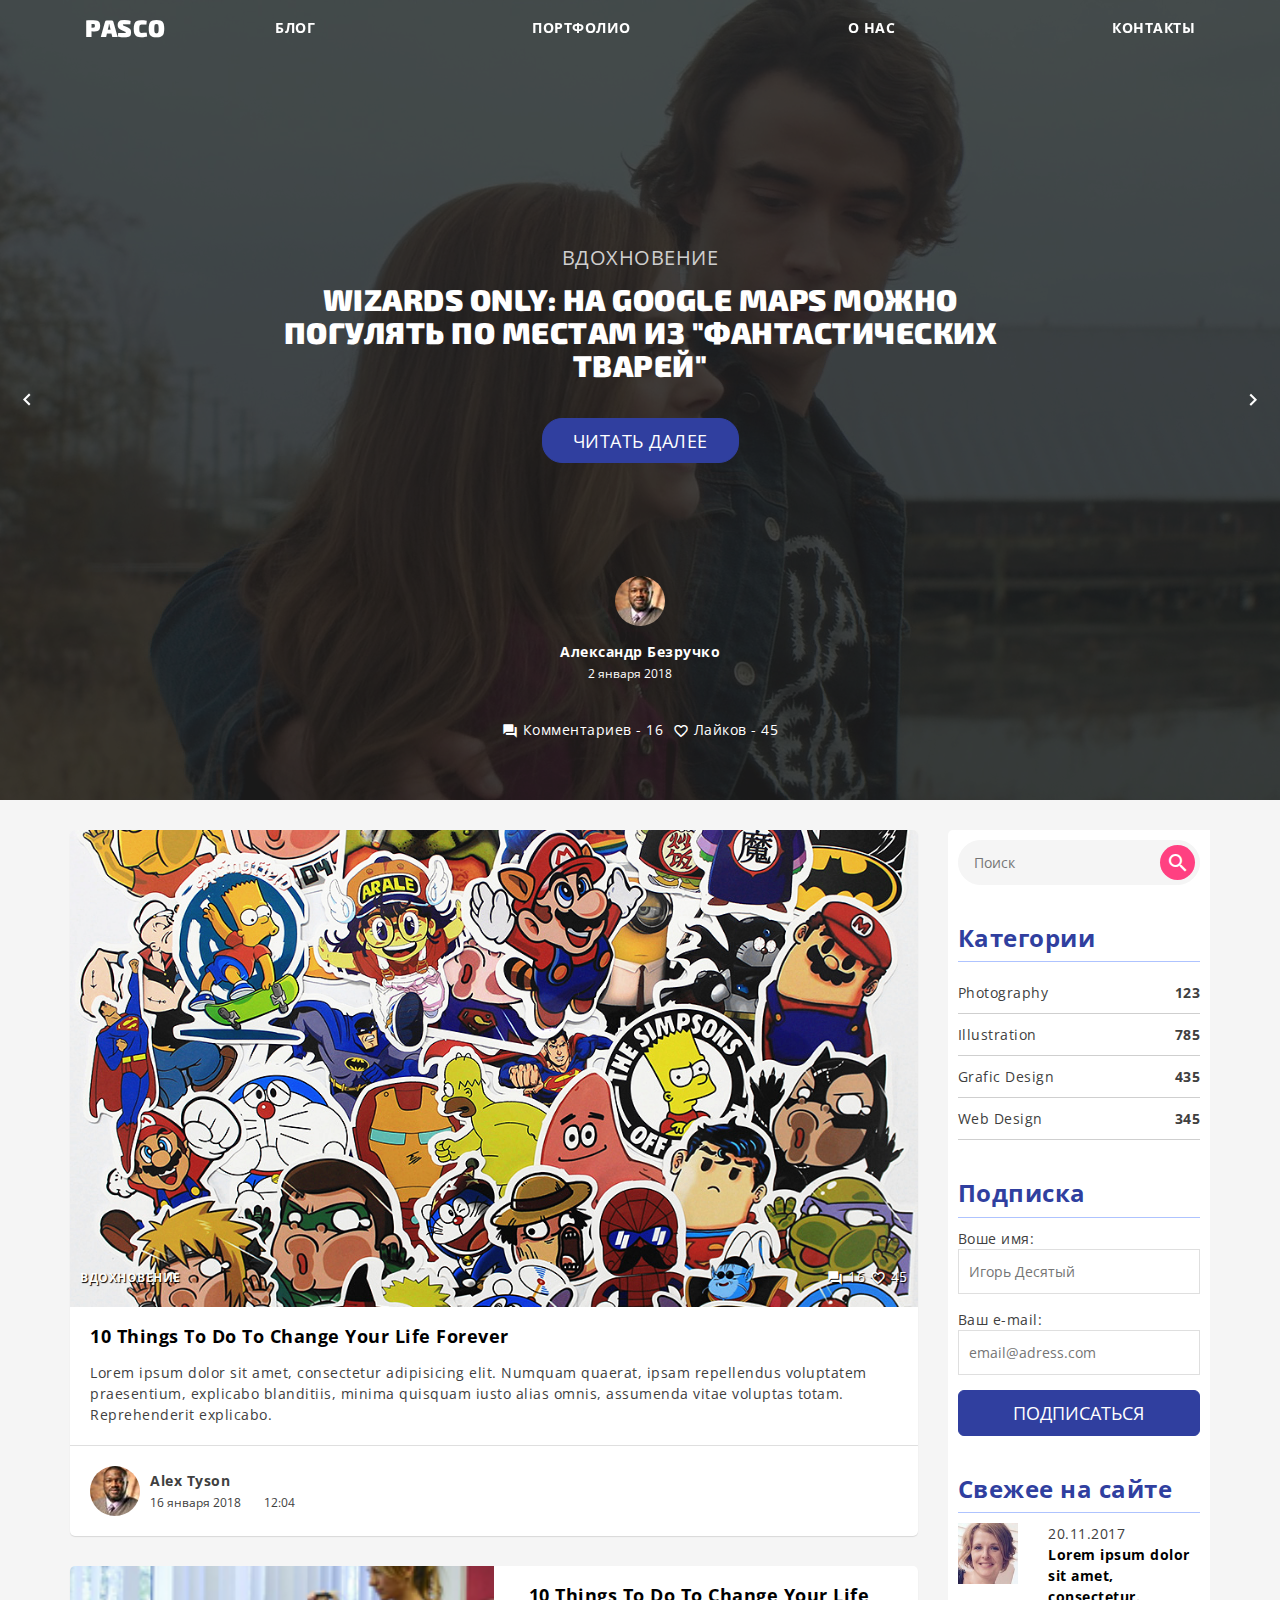
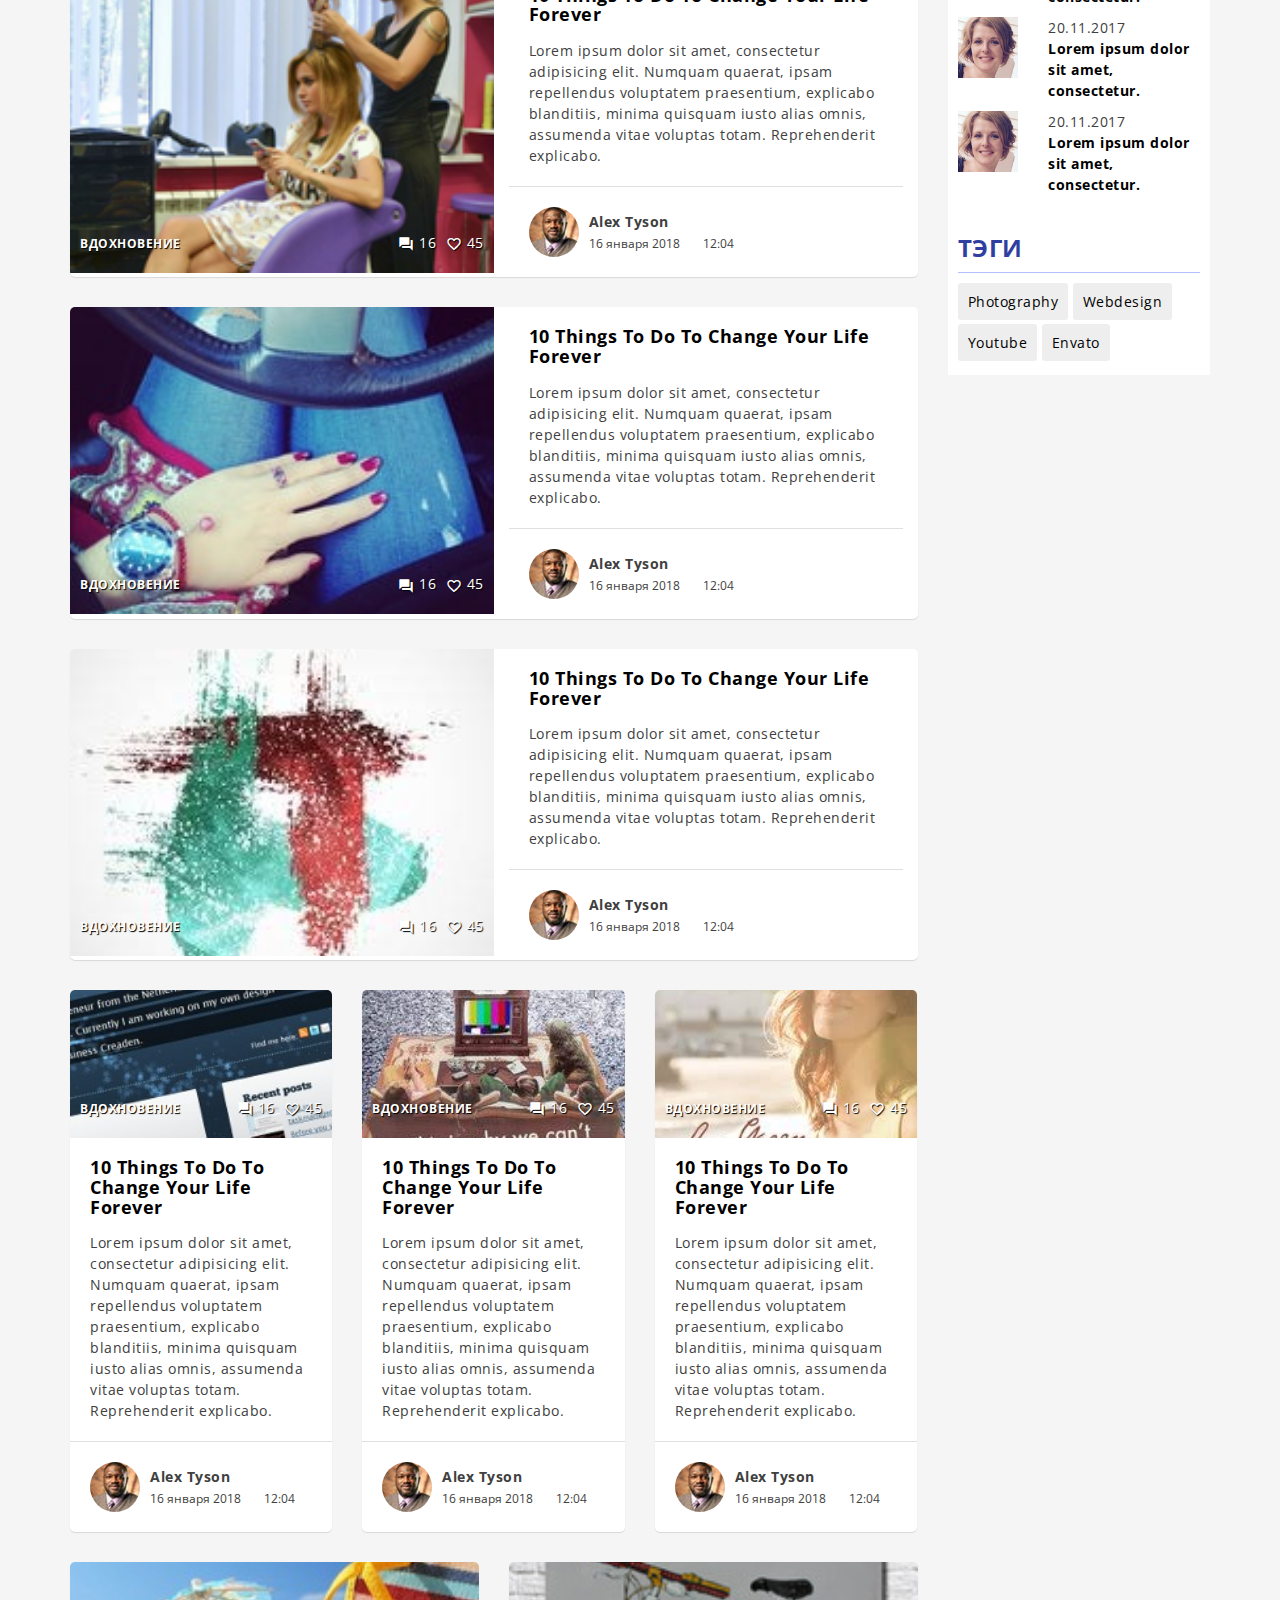
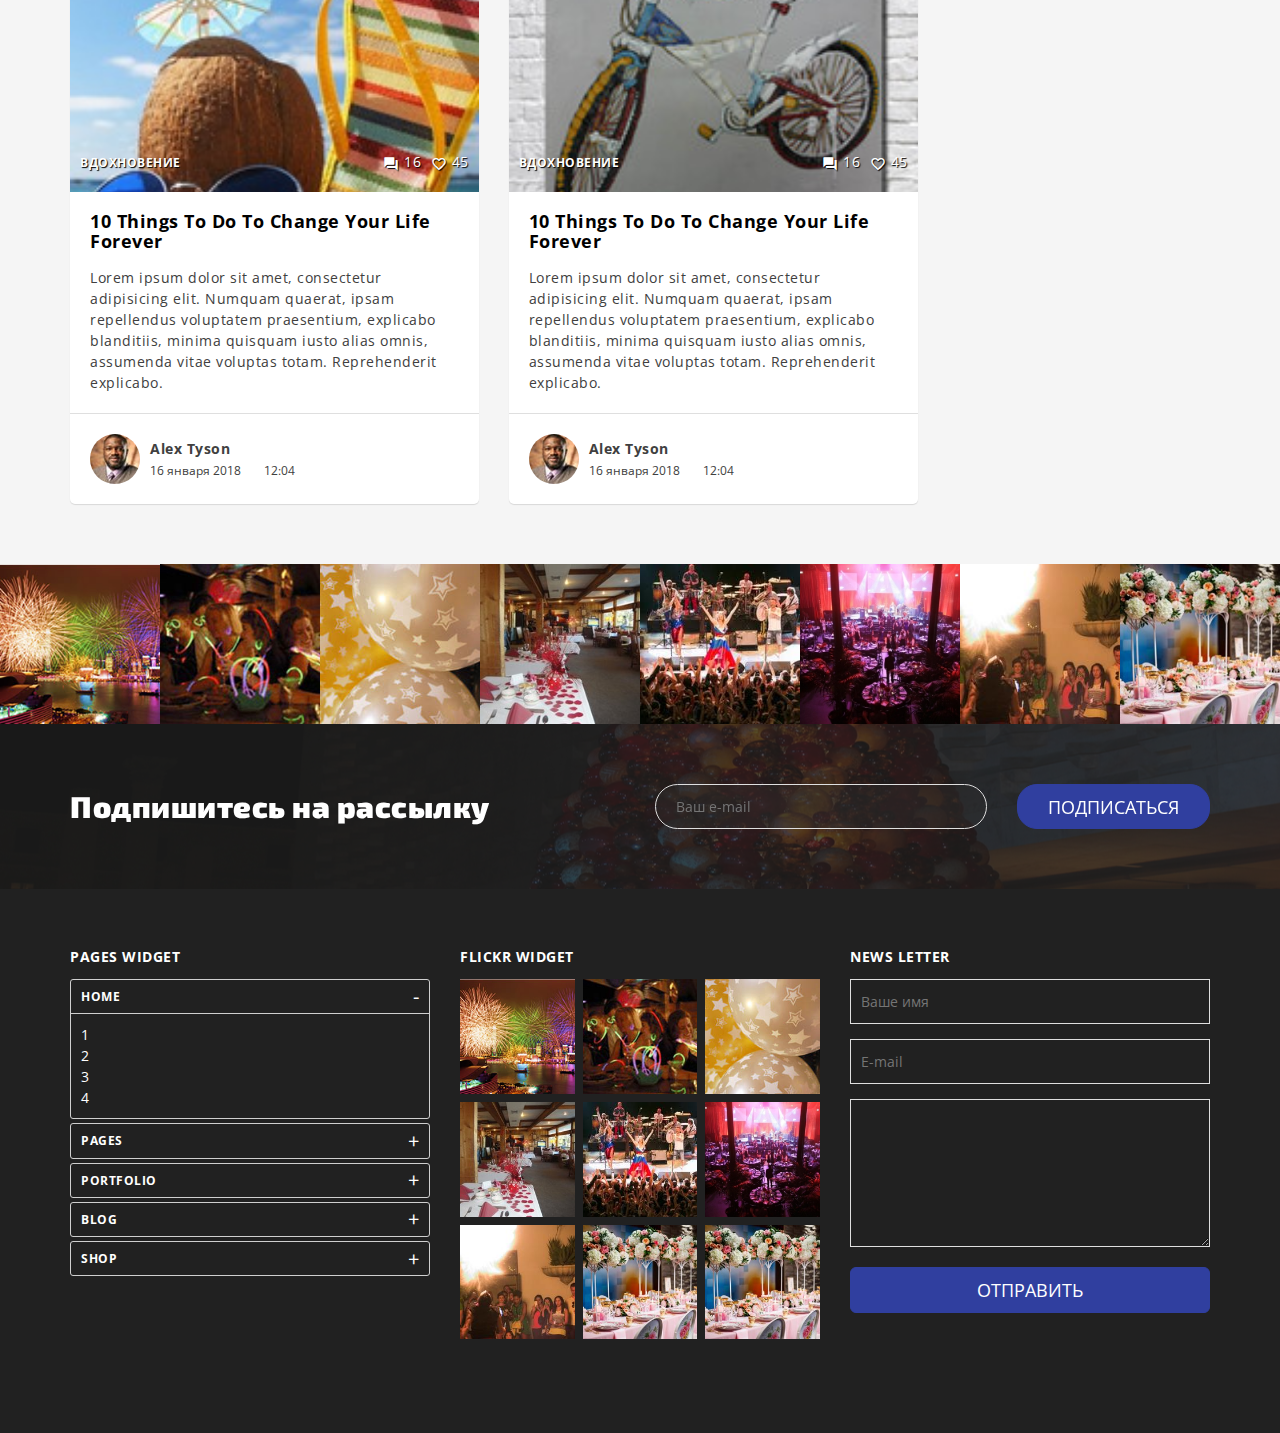
<file: index.html>
<!DOCTYPE html>
<html lang="ru_RU">
<head>
	<meta charset="UTF-8">
	<meta name="viewport" content="width=device-width, initial-scale=1.0">
	<title>Курс WP expert</title>
	<meta name="title" content="Заголовок для робота">
	<meta name="description" content="Описание веб-сайта">

	<link href="https://maxcdn.bootstrapcdn.com/bootstrap/3.3.7/css/bootstrap.min.css" rel="stylesheet" integrity="sha384-BVYiiSIFeK1dGmJRAkycuHAHRg32OmUcww7on3RYdg4Va+PmSTsz/K68vbdEjh4u" crossorigin="anonymous">
<!--	<link rel="stylesheet" href="https://cdnjs.cloudflare.com/ajax/libs/normalize/7.0.0/normalize.min.css">-->
	<link rel="stylesheet" href="css/slick.css">
	<link rel="stylesheet" href="css/style.css">	
</head>
<body>
	<header>
		<div class="container">
			<div class="col-xs-9 col-sm-10 col-md-2">
				<h1 class="logo">PASCO</h1>
			</div>
			<div class="hidden-xs hidden-sm col-md-10">
				<nav class="text-uppercase">
					<ul>
						<li><a href="#">Блог</a></li>
						<li><a href="#">Портфолио</a></li>
						<li><a href="#">О нас</a></li>
						<li><a href="#">Контакты</a></li>
					</ul>
				</nav>
			</div>
			<div class="col-xs-3 col-sm-2 hidden-md hidden-lg">
				<div class="toggler text-right">
					<i class="material-icons">menu</i>
				</div>
			</div>
		</div>
	</header>
	
	<div class="mobile-nav">
		<div class="nav-close"><i class="material-icons">close</i></div>
		<nav class="text-uppercase">
			<ul>
				<li><a href="#">Блог</a></li>
				<li><a href="#">Портфолио</a></li>
				<li><a href="#">О нас</a></li>
				<li><a href="#">Контакты</a></li>
			</ul>
		</nav>
	</div>
	
	<div class="slider">
		<div>
			<div class="slide">
				<div class="slide-background" style="background: url(img/header.png) 50% 50% / cover no-repeat;"></div>
				<div class="container post-entry text-center">
					<div class="row">
						<div class="col-md-8 col-md-offset-2">
							<p class="subtitle text-uppercase light-gray">Вдохновение</p>
							<h2 class="title text-uppercase">Wizards only: На Google Maps можно погулять по местам из "Фантастических тварей"</h2><br>
							<p><a href="page.html" class="btn btn-primary btn-lg btn-rounded">Читать далее</a></p>
						</div>
					</div>
				</div>
				<div class="post-author text-center">
					<p><img src="img/author.jpg" alt="Автор" width="50" height="50" class="img-circle"></p>
					<p><strong>Александр Безручко</strong>
					<br>
					<small class="gray"><nobr class="date">2 января 2018</nobr></small></p>
					<br>
					<p class="icons">
						<nobr style="margin-right: 5px"><i class="material-icons">forum</i>Комментариев - 16</nobr>
						<nobr><i class="material-icons">favorite_border</i>Лайков - 45</nobr>
					</p>
				</div>
			</div>
		</div>
		<div>
			<div class="slide">
				<div class="slide-background" style="background: url(img/header.png) 50% 50% / cover no-repeat;"></div>
				<div class="container post-entry text-center">
					<div class="row">
						<div class="col-md-8 col-md-offset-2">
							<p class="subtitle text-uppercase light-gray">Вдохновение</p>
							<h2 class="title text-uppercase">Wizards only: На Google Maps можно погулять по местам из "Фантастических тварей"</h2><br>
							<p><a href="page.html" class="btn btn-primary btn-lg btn-rounded">Читать далее</a></p>
						</div>
					</div>
				</div>
				<div class="post-author text-center">
					<p><img src="img/author.jpg" alt="Автор" width="50" height="50" class="img-circle"></p>
					<p><strong>Александр Безручко</strong>
					<br>
					<small class="gray"><nobr class="date">2 января 2018</nobr></small></p>
					<br>
					<p class="icons">
						<nobr style="margin-right: 5px"><i class="material-icons">forum</i>Комментариев - 16</nobr>
						<nobr><i class="material-icons">favorite_border</i>Лайков - 45</nobr>
					</p>
				</div>
			</div>
		</div>
		<div>
			<div class="slide">
				<div class="slide-background" style="background: url(img/header.png) 50% 50% / cover no-repeat;"></div>
				<div class="container post-entry text-center">
					<div class="row">
						<div class="col-md-8 col-md-offset-2">
							<p class="subtitle text-uppercase light-gray">Вдохновение</p>
							<h2 class="title text-uppercase">Wizards only: На Google Maps можно погулять по местам из "Фантастических тварей"</h2><br>
							<p><a href="page.html" class="btn btn-primary btn-lg btn-rounded">Читать далее</a></p>
						</div>
					</div>
				</div>
				<div class="post-author text-center">
					<p><img src="img/author.jpg" alt="Автор" width="50" height="50" class="img-circle"></p>
					<p><strong>Александр Безручко</strong>
					<br>
					<small class="gray"><nobr class="date">2 января 2018</nobr></small></p>
					<br>
					<p class="icons">
						<nobr style="margin-right: 5px"><i class="material-icons">forum</i>Комментариев - 16</nobr>
						<nobr><i class="material-icons">favorite_border</i>Лайков - 45</nobr>
					</p>
				</div>
			</div>
		</div>
	</div>
	
	<div class="blog">
		<div class="container">
			<div class="row">
				<div class="col-md-9">
					<main>
						<div class="blog-item">
							<div class="blog-item--thumbnail">
								<a href="#" class="blog-item--link" style="background: url(img/content.jpg) 50% 50% / cover no-repeat;"></a>
								<a href="#category" class="blog-item--category text-uppercase">Вдохновение</a>
								<div class="icons">
									<nobr style="margin-right: 5x"><i class="material-icons">forum</i>16</nobr>
									<nobr><i class="material-icons">favorite_border</i>45</nobr>
								</div>
							</div>
							<div class="blog-item--preview">
								<h4><a href="#">10 Things To Do To Change Your Life Forever</a></h4>
								<p>Lorem ipsum dolor sit amet, consectetur adipisicing elit. Numquam quaerat, ipsam repellendus voluptatem praesentium, explicabo blanditiis, minima quisquam iusto alias omnis, assumenda vitae voluptas totam. Reprehenderit explicabo.</p>
							</div>
							<div class="blog-item--author">
								<div class="author-preview">
									<div class="avatar">
										<img class="img-circle" src="img/author.jpg" alt="author" width="50" height="50">
									</div>
									<div class="post-author--info">
										<p><strong>Alex Tyson</strong>
										<br>
										<small class="gray"><nobr class="date">16 января 2018</nobr> 12:04</small></p>
									</div>
								</div>
							</div>
						</div>
						<div class="blog-item">
							<div class="blog-item--thumbnail blog-item--padding col-sm-6">
								<a href="#" class="blog-item--link" style="background: url(img/content1.png) 50% 50% / cover no-repeat;"></a>
								<a href="#category" class="blog-item--category text-uppercase">Вдохновение</a>
								<div class="icons">
									<nobr style="margin-right: 5px"><i class="material-icons">forum</i>16</nobr>
									<nobr><i class="material-icons">favorite_border</i>45</nobr>
								</div>
							</div>
							<div class="col-sm-6">
								<div class="blog-item--preview">
									<h4><a href="#">10 Things To Do To Change Your Life Forever</a></h4>
									<p>Lorem ipsum dolor sit amet, consectetur adipisicing elit. Numquam quaerat, ipsam repellendus voluptatem praesentium, explicabo blanditiis, minima quisquam iusto alias omnis, assumenda vitae voluptas totam. Reprehenderit explicabo.</p>
								</div>
								<div class="blog-item--author">
									<div class="author-preview">
										<div class="avatar">
											<img class="img-circle" src="img/author.jpg" alt="author" width="50" height="50">
										</div>
										<div class="post-author--info">
											<p><strong>Alex Tyson</strong>
											<br>
											<small class="gray"><nobr class="date">16 января 2018</nobr> 12:04</small></p>
										</div>
									</div>
								</div>
							</div>
						</div>
						<div class="blog-item">
							<div class="blog-item--thumbnail blog-item--padding col-sm-6">
								<a href="#" class="blog-item--link" style="background: url(img/content2.jpg) 50% 50% / cover no-repeat;"></a>
								<a href="#category" class="blog-item--category text-uppercase">Вдохновение</a>
								<div class="icons">
									<nobr style="margin-right: 5px"><i class="material-icons">forum</i>16</nobr>
									<nobr><i class="material-icons">favorite_border</i>45</nobr>
								</div>
							</div>
							<div class="col-sm-6">
								<div class="blog-item--preview">
									<h4><a href="#">10 Things To Do To Change Your Life Forever</a></h4>
									<p>Lorem ipsum dolor sit amet, consectetur adipisicing elit. Numquam quaerat, ipsam repellendus voluptatem praesentium, explicabo blanditiis, minima quisquam iusto alias omnis, assumenda vitae voluptas totam. Reprehenderit explicabo.</p>
								</div>
								<div class="blog-item--author">
									<div class="author-preview">
										<div class="avatar">
											<img class="img-circle" src="img/author.jpg" alt="author" width="50" height="50">
										</div>
										<div class="post-author--info">
											<p><strong>Alex Tyson</strong>
											<br>
											<small class="gray"><nobr class="date">16 января 2018</nobr> 12:04</small></p>
										</div>
									</div>
								</div>
							</div>
						</div>
						<div class="blog-item">
							<div class="blog-item--thumbnail blog-item--padding col-sm-6">
								<a href="#" class="blog-item--link" style="background: url(img/content3.jpg) 50% 50% / cover no-repeat;"></a>
								<a href="#category" class="blog-item--category text-uppercase">Вдохновение</a>
								<div class="icons">
									<nobr style="margin-right: 5px"><i class="material-icons">forum</i>16</nobr>
									<nobr><i class="material-icons">favorite_border</i>45</nobr>
								</div>
							</div>
							<div class="col-sm-6">
								<div class="blog-item--preview">
									<h4><a href="#">10 Things To Do To Change Your Life Forever</a></h4>
									<p>Lorem ipsum dolor sit amet, consectetur adipisicing elit. Numquam quaerat, ipsam repellendus voluptatem praesentium, explicabo blanditiis, minima quisquam iusto alias omnis, assumenda vitae voluptas totam. Reprehenderit explicabo.</p>
								</div>
								<div class="blog-item--author">
									<div class="author-preview">
										<div class="avatar">
											<img class="img-circle" src="img/author.jpg" alt="author" width="50" height="50">
										</div>
										<div class="post-author--info">
											<p><strong>Alex Tyson</strong>
											<br>
											<small class="gray"><nobr class="date">16 января 2018</nobr> 12:04</small></p>
										</div>
									</div>
								</div>
							</div>
						</div>
						
						<div class="row">
							<div class="col-sm-6 col-md-4">
								<div class="blog-item">
									<div class="blog-item--thumbnail">
										<a href="#" class="blog-item--link" style="background: url(img/content4.jpg) 50% 50% / cover no-repeat;"></a>
								<a href="#category" class="blog-item--category text-uppercase">Вдохновение</a>
								<div class="icons">
									<nobr style="margin-right: 5px"><i class="material-icons">forum</i>16</nobr>
									<nobr><i class="material-icons">favorite_border</i>45</nobr>
								</div>
									</div>
									<div class="blog-item--preview">
										<h4><a href="#">10 Things To Do To Change Your Life Forever</a></h4>
										<p>Lorem ipsum dolor sit amet, consectetur adipisicing elit. Numquam quaerat, ipsam repellendus voluptatem praesentium, explicabo blanditiis, minima quisquam iusto alias omnis, assumenda vitae voluptas totam. Reprehenderit explicabo.</p>
									</div>
									<div class="blog-item--author">
										<div class="author-preview">
											<div class="avatar">
												<img class="img-circle" src="img/author.jpg" alt="author" width="50" height="50">
											</div>
											<div class="post-author--info">
												<p><strong>Alex Tyson</strong>
												<br>
												<small class="gray"><nobr class="date">16 января 2018</nobr> 12:04</small></p>
											</div>
										</div>
									</div>
								</div>
							</div>
							<div class="col-sm-6 col-md-4">
								<div class="blog-item">
									<div class="blog-item--thumbnail">
										<a href="#" class="blog-item--link" style="background: url(img/content5.jpg) 50% 50% / cover no-repeat;"></a>
								<a href="#category" class="blog-item--category text-uppercase">Вдохновение</a>
								<div class="icons">
									<nobr style="margin-right: 5px"><i class="material-icons">forum</i>16</nobr>
									<nobr><i class="material-icons">favorite_border</i>45</nobr>
								</div>
									</div>
									<div class="blog-item--preview">
										<h4><a href="#">10 Things To Do To Change Your Life Forever</a></h4>
										<p>Lorem ipsum dolor sit amet, consectetur adipisicing elit. Numquam quaerat, ipsam repellendus voluptatem praesentium, explicabo blanditiis, minima quisquam iusto alias omnis, assumenda vitae voluptas totam. Reprehenderit explicabo.</p>
									</div>
									<div class="blog-item--author">
										<div class="author-preview">
											<div class="avatar">
												<img class="img-circle" src="img/author.jpg" alt="author" width="50" height="50">
											</div>
											<div class="post-author--info">
												<p><strong>Alex Tyson</strong>
												<br>
												<small class="gray"><nobr class="date">16 января 2018</nobr> 12:04</small></p>
											</div>
										</div>
									</div>
								</div>
							</div>
							<div class="hidden-xs col-sm-6 col-md-4">
								<div class="blog-item">
									<div class="blog-item--thumbnail">
										<a href="#" class="blog-item--link" style="background: url(img/content6.jpg) 50% 50% / cover no-repeat;"></a>
								<a href="#category" class="blog-item--category text-uppercase">Вдохновение</a>
								<div class="icons">
									<nobr style="margin-right: 5px"><i class="material-icons">forum</i>16</nobr>
									<nobr><i class="material-icons">favorite_border</i>45</nobr>
								</div>
									</div>
									<div class="blog-item--preview">
										<h4><a href="#">10 Things To Do To Change Your Life Forever</a></h4>
										<p>Lorem ipsum dolor sit amet, consectetur adipisicing elit. Numquam quaerat, ipsam repellendus voluptatem praesentium, explicabo blanditiis, minima quisquam iusto alias omnis, assumenda vitae voluptas totam. Reprehenderit explicabo.</p>
									</div>
									<div class="blog-item--author">
										<div class="author-preview">
											<div class="avatar">
												<img class="img-circle" src="img/author.jpg" alt="author" width="50" height="50">
											</div>
											<div class="post-author--info">
												<p><strong>Alex Tyson</strong>
												<br>
												<small class="gray"><nobr class="date">16 января 2018</nobr> 12:04</small></p>
											</div>
										</div>
									</div>
								</div>
							</div>
						</div>
						
						<div class="row">
							<div class="col-sm-6">
								<div class="blog-item">
									<div class="blog-item--thumbnail">
										<a href="#" class="blog-item--link" style="background: url(img/content7.jpg) 50% 50% / cover no-repeat;"></a>
								<a href="#category" class="blog-item--category text-uppercase">Вдохновение</a>
								<div class="icons">
									<nobr style="margin-right: 5px"><i class="material-icons">forum</i>16</nobr>
									<nobr><i class="material-icons">favorite_border</i>45</nobr>
								</div>
									</div>
									<div class="blog-item--preview">
										<h4><a href="#">10 Things To Do To Change Your Life Forever</a></h4>
										<p>Lorem ipsum dolor sit amet, consectetur adipisicing elit. Numquam quaerat, ipsam repellendus voluptatem praesentium, explicabo blanditiis, minima quisquam iusto alias omnis, assumenda vitae voluptas totam. Reprehenderit explicabo.</p>
									</div>
									<div class="blog-item--author">
										<div class="author-preview">
											<div class="avatar">
												<img class="img-circle" src="img/author.jpg" alt="author" width="50" height="50">
											</div>
											<div class="post-author--info">
												<p><strong>Alex Tyson</strong>
												<br>
												<small class="gray"><nobr class="date">16 января 2018</nobr> 12:04</small></p>
											</div>
										</div>
									</div>
								</div>
							</div>
							<div class="col-sm-6">
								<div class="blog-item">
									<div class="blog-item--thumbnail">
										<a href="#" class="blog-item--link" style="background: url(img/content8.jpg) 50% 50% / cover no-repeat;"></a>
								<a href="#category" class="blog-item--category text-uppercase">Вдохновение</a>
								<div class="icons">
									<nobr style="margin-right: 5px"><i class="material-icons">forum</i>16</nobr>
									<nobr><i class="material-icons">favorite_border</i>45</nobr>
								</div>
									</div>
									<div class="blog-item--preview">
										<h4><a href="#">10 Things To Do To Change Your Life Forever</a></h4>
										<p>Lorem ipsum dolor sit amet, consectetur adipisicing elit. Numquam quaerat, ipsam repellendus voluptatem praesentium, explicabo blanditiis, minima quisquam iusto alias omnis, assumenda vitae voluptas totam. Reprehenderit explicabo.</p>
									</div>
									<div class="blog-item--author">
										<div class="author-preview">
											<div class="avatar">
												<img class="img-circle" src="img/author.jpg" alt="author" width="50" height="50">
											</div>
											<div class="post-author--info">
												<p><strong>Alex Tyson</strong>
												<br>
												<small class="gray"><nobr class="date">16 января 2018</nobr> 12:04</small></p>
											</div>
										</div>
									</div>
								</div>
							</div>
						</div>
					</main>
				</div>
				<div class="hidden-xs hidden-sm col-md-3">
					<aside>
						<div class="search">
							<form action="#">
								<input type="search" name="search" placeholder="Поиск">
								<button class="btn-search" type="submit"><i class="material-icons">search</i></button>
							</form>
						</div>
						
						<div class="categories">
							<h3 class="aside-title">Категории</h3>
							<ul>
								<li>Photography<span>123</span></li>
								<li>Illustration<span>785</span></li>
								<li>Grafic Design<span>435</span></li>
								<li>Web Design<span>345</span></li>
							</ul>
						</div>
						
						<div class="aside-subscribe">
							<h3 class="aside-title">Подписка</h3>
							<form action="#">
								<p>
									Воше имя:<br>
									<input type="text" name="name" placeholder="Игорь Десятый">
								</p>
								<p>
									Ваш e-mail:<br>
									<input type="email" name="email" placeholder="email@adress.com">
								</p>
								<p>
									<button class="btn btn-primary btn-lg btn-block" type="submit">Подписаться</button>
								</p>
							</form>
						</div>
						
						<div class="aside-recent">
							<h3 class="aside-title">Свежее на сайте</h3>
							<div class="recents">
								<div class="row">
									<div class="col-xs-4">
										<img src="img/face1.jpg" alt="">
									</div>
									<div class="col-xs-8">
										<div class="date">20.11.2017</div>
										<div><a href=""><strong>Lorem ipsum dolor sit amet, consectetur.</strong></a></div>
									</div>
								</div>
								<div class="row">
									<div class="col-xs-4">
										<img src="img/face1.jpg" alt="">
									</div>
									<div class="col-xs-8">
										<div class="date">20.11.2017</div>
										<div><a href=""><strong>Lorem ipsum dolor sit amet, consectetur.</strong></a></div>
									</div>
								</div>
								<div class="row">
									<div class="col-xs-4">
										<img src="img/face1.jpg" alt="">
									</div>
									<div class="col-xs-8">
										<div class="date">20.11.2017</div>
										<div><a href=""><strong>Lorem ipsum dolor sit amet, consectetur.</strong></a></div>
									</div>
								</div>
							</div>
						</div>
						
						<div class="tags">
							<h3 class="aside-title text-uppercase">Тэги</h3>
							<a href="#">Photography</a>
							<a href="#">Webdesign</a>
							<a href="#">Youtube</a>
							<a href="#">Envato</a>
						</div>
						
					</aside>
				</div>
			</div>
		</div>
	</div>
	
	<div class="carousel">
		<div>
			<div class="carousel-item" style="background: url(img/slick1.jpg) 50% 50% / cover no-repeat;"></div>
		</div>
		<div>
			<div class="carousel-item" style="background: url(img/slick2.jpg) 50% 50% / cover no-repeat;"></div>
		</div>
		<div>
			<div class="carousel-item" style="background: url(img/slick3.jpg) 50% 50% / cover no-repeat;"></div>
		</div>
		<div>
			<div class="carousel-item" style="background: url(img/slick4.jpg) 50% 50% / cover no-repeat;"></div>
		</div>
		<div>
			<div class="carousel-item" style="background: url(img/slick5.jpg) 50% 50% / cover no-repeat;"></div>
		</div>
		<div>
			<div class="carousel-item" style="background: url(img/slick6.jpg) 50% 50% / cover no-repeat;"></div>
		</div>
		<div>
			<div class="carousel-item" style="background: url(img/slick7.jpg) 50% 50% / cover no-repeat;"></div>
		</div>
		<div>
			<div class="carousel-item" style="background: url(img/slick8.jpg) 50% 50% / cover no-repeat;"></div>
		</div>
		<div>
			<div class="carousel-item" style="background: url(img/slick7.jpg) 50% 50% / cover no-repeat;"></div>
		</div>
		<div>
			<div class="carousel-item" style="background: url(img/slick8.jpg) 50% 50% / cover no-repeat;"></div>
		</div>
	</div>
	
	<div class="subscribe padding">
		<div class="container">
			<div class="row">
				<div class="col-md-6">
					<h2 class="subscribe-title">Подпишитесь на рассылку</h2>
				</div>
				<div class="col-md-6">
					<form action="#">
						<input class="subscribe-email" type="email" placeholder="Ваш e-mail" required>
						<input class="btn btn-primary btn-lg btn-rounded" type="submit" value="Подписаться">
					</form>
				</div>
			</div>
		</div>
	</div>
	
	<footer class="padding">
		<div class="container">
			<div class="row">
				<div class="footer-blocks col-sm-6 col-lg-4">
					<h5 class="text-uppercase">pages widget</h5>
					<ul class="accordeon">
						<li class="active">
							<h6 class="text-uppercase">home</h6>
							<ul style="display: block;">
								<li>1</li>
								<li>2</li>
								<li>3</li>
								<li>4</li>
							</ul>
						</li>
						<li>
							<h6 class="text-uppercase">pages</h6>
							<ul>
								<li>1</li>
								<li>2</li>
								<li>3</li>
								<li>4</li>
							</ul>
						</li>
						<li>
							<h6 class="text-uppercase">portfolio</h6>
							<ul>
								<li>1</li>
								<li>2</li>
								<li>3</li>
								<li>4</li>
							</ul>
						</li>
						<li>
							<h6 class="text-uppercase">blog</h6>
							<ul>
								<li>1</li>
								<li>2</li>
								<li>3</li>
								<li>4</li>
							</ul>
						</li>
						<li>
							<h6 class="text-uppercase">shop</h6>
							<ul>
								<li>1</li>
								<li>2</li>
								<li>3</li>
								<li>4</li>
							</ul>
						</li>
					</ul>
				</div>
				<div class="footer-blocks col-sm-6 col-lg-4">
					<h5 class="text-uppercase">flickr widget</h5>
					<div class="row flickr">
						<div class="col-xs-4">
							<div class="flickr-item" style="background: url(img/slick1.jpg) 50% 50% / cover no-repeat;"></div>
						</div>
						<div class="col-xs-4">
							<div class="flickr-item" style="background: url(img/slick2.jpg) 50% 50% / cover no-repeat;"></div>
						</div>
						<div class="col-xs-4">
							<div class="flickr-item" style="background: url(img/slick3.jpg) 50% 50% / cover no-repeat;"></div>
						</div>
						<div class="col-xs-4">
							<div class="flickr-item" style="background: url(img/slick4.jpg) 50% 50% / cover no-repeat;"></div>
						</div>
						<div class="col-xs-4">
							<div class="flickr-item" style="background: url(img/slick5.jpg) 50% 50% / cover no-repeat;"></div>
						</div>
						<div class="col-xs-4">
							<div class="flickr-item" style="background: url(img/slick6.jpg) 50% 50% / cover no-repeat;"></div>
						</div>
						<div class="col-xs-4">
							<div class="flickr-item" style="background: url(img/slick7.jpg) 50% 50% / cover no-repeat;"></div>
						</div>
						<div class="col-xs-4">
							<div class="flickr-item" style="background: url(img/slick8.jpg) 50% 50% / cover no-repeat;"></div>
						</div>
						<div class="col-xs-4">
							<div class="flickr-item" style="background: url(img/slick8.jpg) 50% 50% / cover no-repeat;"></div>
						</div>
					</div>
				</div>
				<div class="footer-blocks col-sm-6 col-lg-4">
					<h5 class="text-uppercase">news letter</h5>
					<form action="#">
						<p><input type="text" placeholder="Ваше имя"></p>
						<p><input type="email" placeholder="E-mail"></p>
						<p><textarea rows="6"></textarea></p>
						<p><button type="submit" class="btn btn-primary btn-block btn-lg">Отправить</button></p>
					</form>
				</div>
			</div>
		</div>
	</footer>
	
	<script src="js/jquery-3.2.1.min.js"></script>
	<script src="js/slick.min.js"></script>
	<script src="js/app.js"></script>
</body>
</html>
</file>
<file: css/style.css>
@import url('https://fonts.googleapis.com/css?family=Open+Sans:400,400i,700,700i&subset=cyrillic');
@import url('https://fonts.googleapis.com/css?family=Exo+2:900&subset=cyrillic');
@import url('https://fonts.googleapis.com/icon?family=Material+Icons');

/* ----- COMMON STYLE ----- */
body{
	color: #404040;
	background-color: #f5f5f5;
	font: 400 14px/1.5 'Open Sans', Arial, Helvetica, sans-serif;
	letter-spacing: .05rem;
	position: relative;
	overflow-x: hidden;
}

h1, h2, h3, h4, h5, h6{
	font-family: inherit;
	color: #000;
	font-weight: 700;
}

p, h1, h2, h3, h4, h5, h6{
	margin: 0 0 15px 0;
}

a, a:visited{
	color: #000;
}

a:hover{
	color: #303f9f;
	text-decoration: none;
}

p:last-child{
	margin-bottom: 0;
}

button, input, .slick-slide, textarea{
	outline: none;
}

textarea{
	padding: 10px;
	max-width: 100%;
	width: 100%;
	border: #dfdfdf solid 1px;
	outline: none;
}

[type="text"],
[type="search"],
[type="email"]{
	width: 100%;
	height: 45px;
	line-height: 45px;
	padding: 0 10px;
	border: #dfdfdf solid 1px;
	outline: none;
}

img{
	display: inline-block;
	vertical-align: middle;
	max-width: 100%;
}

small{
	letter-spacing: 0;
}
/* ----- COMMON STYLE END ----- */

header{
	position: absolute;
	left: 0;
	right: 0;
	top: 0;
	padding: 10px 0;
	z-index: 1000;
	color: #fff;
}

header a, header a:visited{
	color: #fff;
}

header a:hover{
	text-decoration: underline;
	color: inherit;
}

header .material-icons{
	line-height: 36px;
}

nav ul{
	list-style: none;
	margin: 0;
	padding: 0;
	display: flex;
	justify-content: space-between;
	font-weight: bold;
	line-height: 36px;
}

nav li:hover{
	color: #286090;
}

header nav ul{
	display: flex;
	justify-content: space-between;
	font-weight: bold;
	line-height: 36px;
}

.mobile-nav{
	width: 300px;
	position: fixed;
	left: -300px;
	top: 0;
	bottom: 0;
	background: #212121;
	color: #fff;
	z-index: 1001;
	font-size: 200%;
	font-weight: 700;
	display: flex;
	flex-direction: column;
	justify-content: flex-start;
	padding: 100px 30px 30px;
}

.mobile-nav ul{
	display: block;
}

.mobile-nav a, .mobile-nav a:visited{
	color: inherit;
}

.mobile-nav .nav-close{
	position: absolute;
	top: 30px;
	right: 30px;
	cursor: pointer;
}

.logo{
	margin-bottom: 0;
	font: 900 24px/36px 'Exo 2', sans-serif;
	color: inherit;
}

.toggler{
	cursor: pointer;
}

.toggler:hover, .mobile-nav .nav-close:hover{
	color: #286090;
}

.slider, .post-header{
	color: #fff;
}

.slide{
	height: 100vh;
	max-height: 800px;
	padding: 5rem 0;
	position: relative;
	display: flex;
	flex-direction: column;
	justify-content: center;
}

.slide .slide-background{
	position: absolute;
	left: 0;
	top: 0;
	right: 0;
	bottom: 0;
	z-index: -1;
}

.slide .slide-background::before{
	position: absolute;
	left: 0;
	right: 0;
	top: 0;
	bottom: 0;
	content: '';
	background-color: #212121;
	opacity: .77;
}

.slide .post-author{
	position: absolute;
	left: 15px;
	right: 15px;
	bottom: 60px;
}

.slide .post-author img{
	margin: 0 auto;
}

.slick-arrow{
	position: absolute;
	z-index: 100;
	top: 50%;
	cursor: pointer;
	margin-top: -12px;
}

.slick-arrow.slick-prev{
	left: 15px;
}

.slick-arrow.slick-next{
	right: 15px;
}

.slide .post-entry{
	margin-bottom: 90px
}

.title{
	font-family: 'Exo 2', sans-serif;
	font-weight: 900;
}

.slide .title{
	color: #fff;
}

.slide .subtitle{
	font-size: 20px;
	line-height: 1;
}

.light-gray{
	color: #cfcfcf;
}

.blue{
	color: #303f9f;
}

.btn{
	text-transform: uppercase;
	background-color: #303f9f;
	border-color: #303f9f;
	color: #fff !important;
}

.btn-rounded{
	height: 45px;
	line-height: 45px;
	padding: 0 30px;
	border-radius: 20px;
}

.blog, .page{
	padding: 30px 0;
	position: relative;
}

.blog-item{
	margin-bottom: 30px;
	border-radius: 5px;
	background-color: #fff;
	box-shadow: 0 1px 1px rgba(0, 0, 0, .12);
	overflow: hidden;
}

.blog-item--thumbnail{
	position: relative;
	padding-top: 56.25%;
	color: #fff;
}

.blog-item--padding{
	padding-top: 36.25%;
}

.blog-item--link{
	position: absolute;
	left: 0;
	right: 0;
	top: 0;
	bottom: 0;
	z-index: 1;
}

.blog-item--thumbnail .blog-item--category{
	position: absolute;
	left: 10px;
	bottom: 20px;
	z-index: 2;
	font-size: 12px;
	font-weight: 700;
	color: #fff;
	text-shadow: 1px 1px 1px #000;
}

.blog-item--thumbnail .icons{
	position: absolute;
	right: 10px;
	bottom: 20px;
	z-index: 3;
	text-shadow: 1px 1px 1px #000;
}

.icons .material-icons{
	margin-right: 5px;
	font-size: 16px;
	vertical-align: middle;
}

.blog-item--preview{
	padding: 20px;
	border-bottom: #dfdfdf solid 1px;
}

.blog-item--author{
	padding: 20px;
}

.date{
	margin-right: 20px;
}

.author-preview{
	display: flex;
	justify-content: flex-start;
}

.author-preview > div{
	display: flex;
	flex-direction: column;
	justify-content: center;
}

.avatar{
	margin-right: 10px;
	width: 50px;
}

/*
.blog-item--horizontal{
	position: relative;
	padding-left: 262px;
}
*/

.blog-item--horizontal .blog-item--thumbnail{
	position: absolute;
	left: 0;
	top: 0;
	bottom: 0;
	width: 262px;
	padding: 0;
}

.btn-search{
	height: 35px;
	width: 35px;
	background-color: #ff4081;
	border-radius: 50%;
	border: none;
}

.search form{
	position: relative;
}

.search .btn-search{
	position: absolute;
	right: 5px;
	top: 50%;
	margin-top: -18px;
	color: #fff;
}

.btn-search .material-icons{
	line-height: 35px;
}

.search input{
	border-radius: 23px;
	padding: 0 45px 0 15px;
	background-color: #f5f5f5;
	border-color: #f5f5f5;
}

aside{
	border-radius: 5px 0 0;
	padding: 10px;
	background-color: #fff;
}

.aside-title{
	margin: 40px 0 10px;
	border-bottom: #aec3ff solid 1px;
	padding-bottom: 10px;
	color: #303f9f;
}

.categories ul{
	display: block;
	list-style: none;
	margin: 0;
	padding: 0;
}

.categories ul li{
	position: relative;
	padding: 10px 30px 10px 0;
	border-bottom: #cfcfcf solid 1px;
}

.categories ul li span{
	position: absolute;
	right: 0;
	top: 10px;
	font-weight: bold;
}

.recents .row{
	margin-bottom: 10px;
}

.tags a{
	display: inline-block;
	padding: 8px 10px;
	background-color: #eee;
	margin-bottom: 4px;
	border-radius: 3px;
}

.carousel-item, .flickr-item{
	padding-top: 100%;
}

.padding{
	padding: 60px 0;
}

.subscribe{
	position: relative;
	background: url(../img/christmas-tree.jpg) 50% 50% no-repeat;
}

.subscribe::before{
	position: absolute;
	left: 0;
	right: 0;
	top: 0;
	bottom: 0;
	content: '';
	background-color: #212121;
	opacity: .77;
}

.subscribe *{
	color: #fff;
}

.subscribe-title{
	font-family: 'Exo 2', sans-serif;
	font-weight: 900;
	margin-bottom: 0;
	line-height: 45px;
}

.subscribe-email{
	background: rgba(48, 48, 48, .38);
	border-radius: 23px;
	padding: 0 20px;
	margin-right: 30px;
}

.subscribe form{
	display: flex;
	justify-content: space-between;
}

/*
.accordeon, .accordeon ul{
	display: block;
}
*/

footer{
	background: #212121;
	color: #fff;
}

footer *{
	color: inherit;
}

.footer-blocks{
	margin-bottom: 30px;
}

footer ul{
	list-style: none;
	margin: 0;
	padding: 0;
}

footer ul ul{
	display: none;
}

footer textarea, footer input{
	background: transparent;
}

.accordeon > li{
	margin-bottom: 4px;
	padding: 10px;
	border: #cfcfcf solid 1px;
	border-radius: 3px;
	cursor: pointer;
}

.accordeon > li.active{
	cursor: auto;
}

.accordeon > li h6{
	margin-bottom: 0;
	position: relative;
}

.accordeon > li h6::after{
	position: absolute;
	right: 0;
	top: 50%;
	margin-top: -7px;
	content: '+';
	font-size: 20px;
	font-weight: normal;
	line-height: 14px;
}

.accordeon > li.active h6::after{
	content: '-';
}

.accordeon > li ul{
	margin: 10px -10px 0;
	padding: 10px 10px 0;
	border-top: #cfcfcf solid 1px;
}

.flickr{
	margin: -4px;
}

.flickr > div{
	padding: 4px;
}


@media (max-width: 992px){
	.subscribe .subscribe-title{
		text-align: center;
		margin-bottom: 15px;
	}
}

@media (max-width: 768px){
	.padding{
		padding: 40px 0;
	}
	
	.subscribe .subscribe-title{
		line-height: 35px;
	}
	
	.subscribe form{
		display: block;
	}
	
	.subscribe form .subscribe-email{
		margin: 0 0 15px 0;
	}
	
	.subscribe form [type="submit"]{
		display: block;
		margin: 0 auto;
	}
}
</file>
